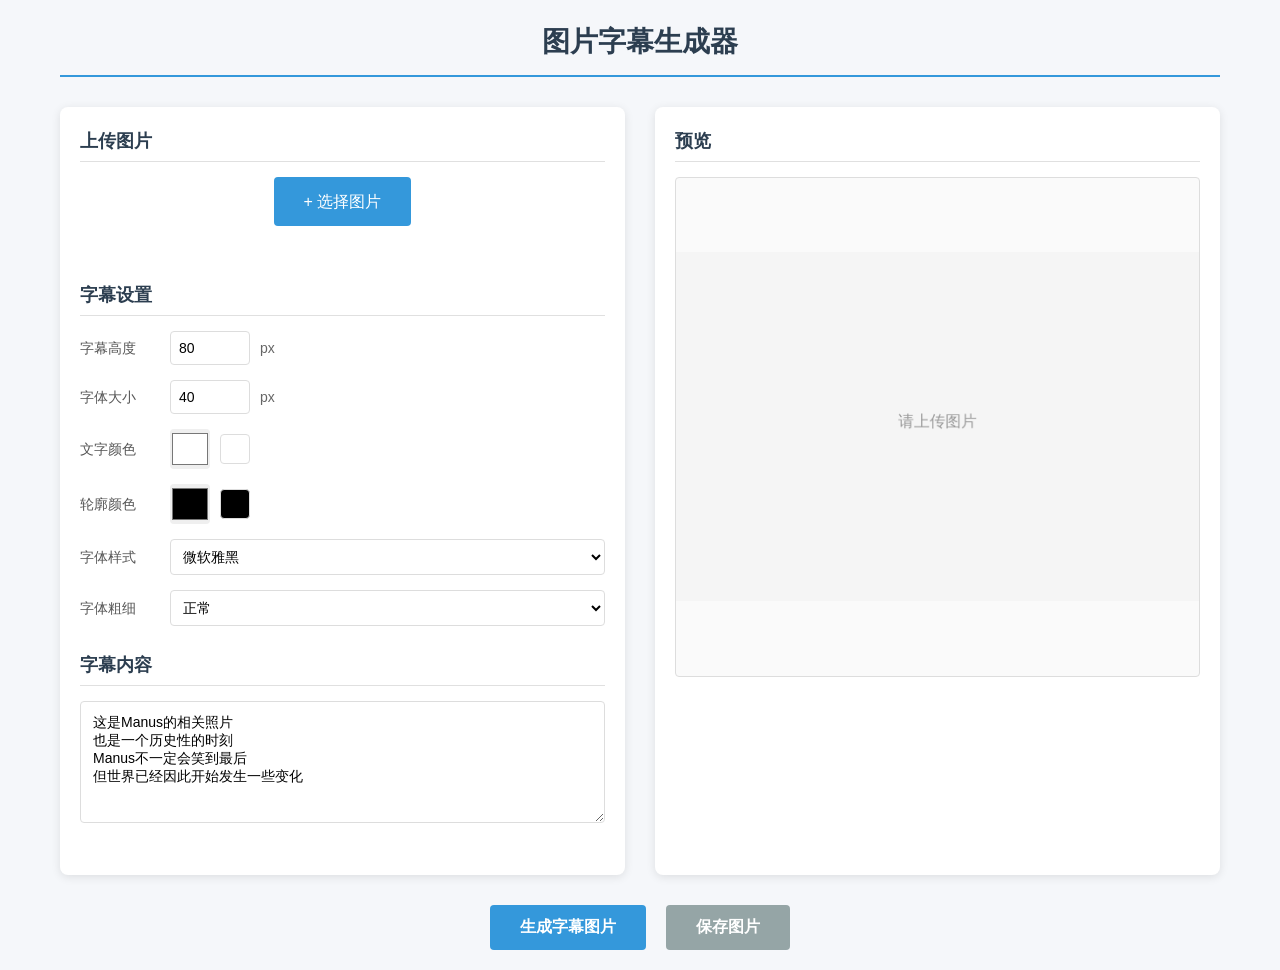
<file: index.html>
<!DOCTYPE html>
<html lang="zh-CN">
<head>
    <meta charset="UTF-8">
    <meta name="viewport" content="width=device-width, initial-scale=1.0">
    <title>图片字幕生成器</title>
    <link rel="stylesheet" href="style.css">
</head>
<body>
    <div class="container">
        <h1 class="title">图片字幕生成器</h1>
        
        <div class="main-content">
            <!-- 左侧控制面板 -->
            <div class="control-panel">
                <!-- 上传图片 -->
                <div class="section">
                    <h2 class="section-title">上传图片</h2>
                    <div class="upload-area">
                        <label for="file-upload" class="upload-btn">+ 选择图片</label>
                        <input type="file" id="file-upload" accept="image/*" style="display: none;">
                        <div id="file-name" class="file-name"></div>
                    </div>
                </div>
                
                <!-- 字幕设置 -->
                <div class="section">
                    <h2 class="section-title">字幕设置</h2>
                    <div class="settings">
                        <div class="setting-row">
                            <label for="subtitle-height">字幕高度</label>
                            <input type="number" id="subtitle-height" value="80" min="10" max="200">
                            <span class="unit">px</span>
                        </div>
                        
                        <div class="setting-row">
                            <label for="font-size">字体大小</label>
                            <input type="number" id="font-size" value="40" min="10" max="100">
                            <span class="unit">px</span>
                        </div>
                        
                        <div class="setting-row">
                            <label for="text-color">文字颜色</label>
                            <div class="color-picker">
                                <input type="color" id="text-color" value="#FFFFFF">
                                <div class="color-preview" id="text-color-preview" style="background-color: #FFFFFF;"></div>
                            </div>
                        </div>
                        
                        <div class="setting-row">
                            <label for="outline-color">轮廓颜色</label>
                            <div class="color-picker">
                                <input type="color" id="outline-color" value="#000000">
                                <div class="color-preview" id="outline-color-preview" style="background-color: #000000;"></div>
                            </div>
                        </div>
                        
                        <div class="setting-row">
                            <label for="font-family">字体样式</label>
                            <select id="font-family">
                                <option value="微软雅黑, Microsoft YaHei">微软雅黑</option>
                                <option value="宋体, SimSun">宋体</option>
                                <option value="黑体, SimHei">黑体</option>
                                <option value="Arial, sans-serif">Arial</option>
                                <option value="Times New Roman, serif">Times New Roman</option>
                            </select>
                        </div>
                        
                        <div class="setting-row">
                            <label for="font-weight">字体粗细</label>
                            <select id="font-weight">
                                <option value="normal">正常</option>
                                <option value="bold">粗体</option>
                                <option value="lighter">细体</option>
                                <option value="100">100</option>
                                <option value="200">200</option>
                                <option value="300">300</option>
                                <option value="400">400</option>
                                <option value="500">500</option>
                                <option value="600">600</option>
                                <option value="700">700</option>
                                <option value="800">800</option>
                                <option value="900">900</option>
                            </select>
                        </div>
                    </div>
                </div>
                
                <!-- 字幕内容 -->
                <div class="section">
                    <h2 class="section-title">字幕内容</h2>
                    <textarea id="subtitle-content" rows="6" placeholder="请输入字幕内容，每行显示为一条字幕">这是Manus的相关照片
也是一个历史性的时刻
Manus不一定会笑到最后
但世界已经因此开始发生一些变化</textarea>
                </div>
            </div>
            
            <!-- 右侧预览区域 -->
            <div class="preview-panel">
                <h2 class="section-title">预览</h2>
                <div class="preview-area">
                    <canvas id="preview-canvas"></canvas>
                </div>
            </div>
        </div>
        
        <!-- 底部操作按钮 -->
        <div class="actions">
            <button id="generate-btn" class="btn btn-primary">生成字幕图片</button>
            <button id="save-btn" class="btn btn-secondary">保存图片</button>
            <div id="success-message" class="success-message"></div>
        </div>
    </div>
    
    <script src="script.js"></script>
</body>
</html>
</file>
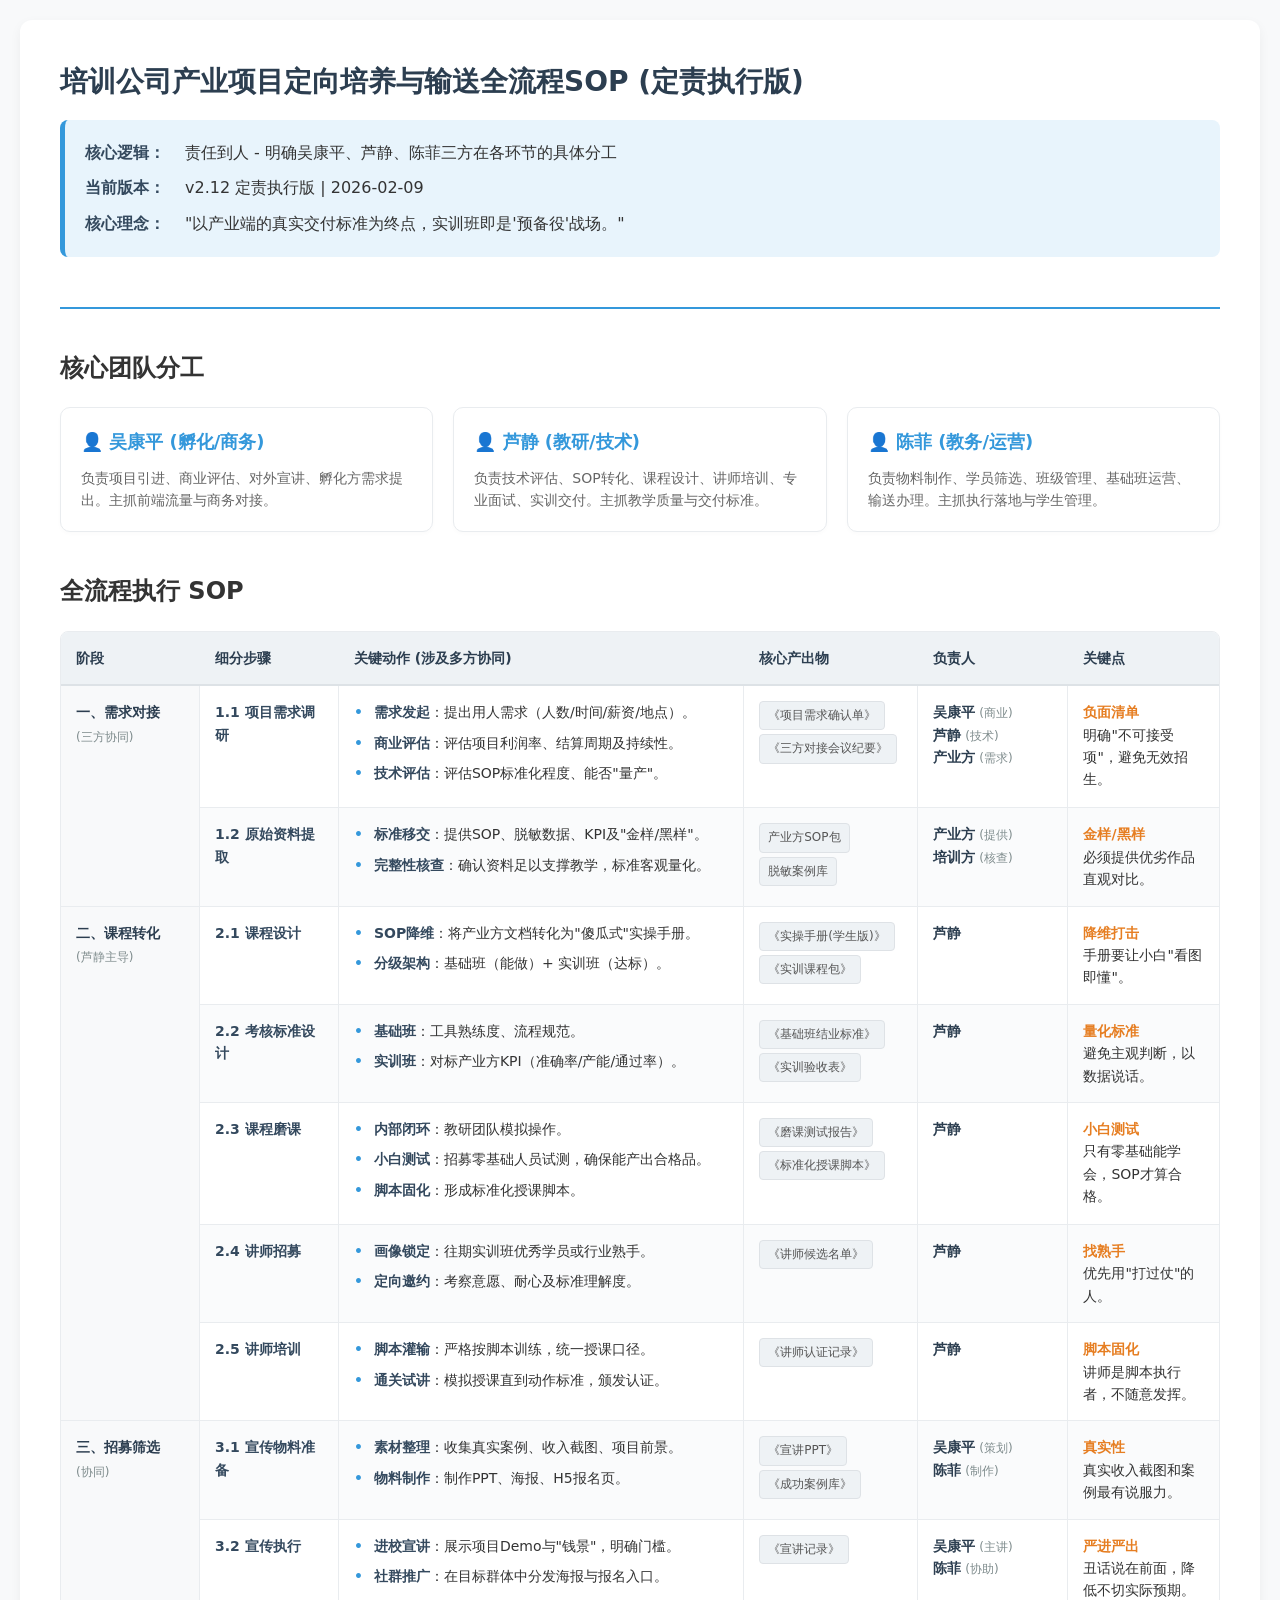
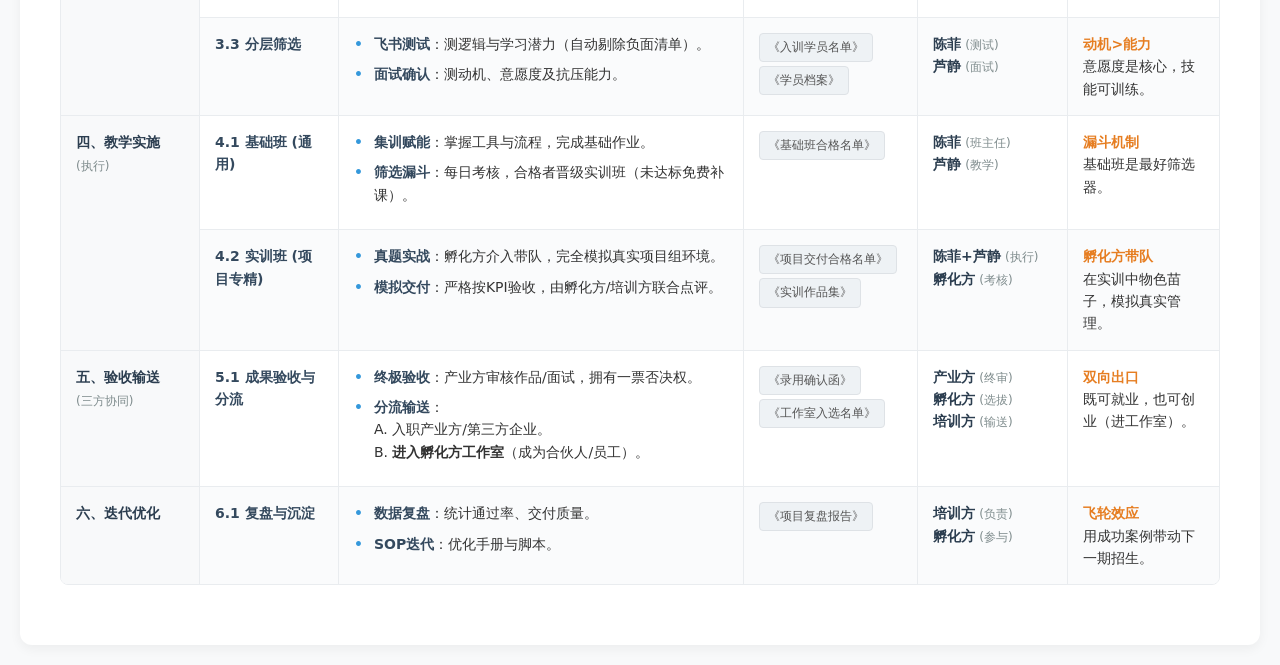
<file: peixun.html>
<!DOCTYPE html>
<html lang="zh-CN">
<head>
    <meta charset="UTF-8">
    <meta name="viewport" content="width=device-width, initial-scale=1.0">
    <title>培训公司产业项目定向培养与输送全流程SOP (定责执行版 v2.12)</title>
    <style>
        :root {
            --primary-color: #2c3e50;
            --secondary-color: #34495e;
            --accent-color: #3498db;
            --bg-color: #f8f9fa;
            --border-color: #e9ecef;
            --text-color: #333;
            --header-bg: #eef2f5;
            --success-color: #27ae60;
            --warning-color: #e67e22;
        }

        body {
            font-family: 'Segoe UI', system-ui, -apple-system, sans-serif;
            line-height: 1.6;
            color: var(--text-color);
            background-color: var(--bg-color);
            margin: 0;
            padding: 20px;
        }

        .container {
            max-width: 1400px;
            margin: 0 auto;
            background: white;
            padding: 40px;
            border-radius: 12px;
            box-shadow: 0 4px 12px rgba(0,0,0,0.05);
        }

        header {
            margin-bottom: 40px;
            border-bottom: 2px solid var(--accent-color);
            padding-bottom: 20px;
        }

        h1 {
            color: var(--primary-color);
            margin: 0 0 15px 0;
            font-size: 28px;
        }

        .meta-box {
            background-color: #e8f4fc;
            padding: 20px;
            border-radius: 8px;
            margin-bottom: 30px;
            border-left: 5px solid var(--accent-color);
            display: flex;
            flex-direction: column;
            gap: 10px;
        }

        .meta-item {
            display: flex;
            align-items: baseline;
        }

        .meta-label {
            font-weight: 700;
            min-width: 100px;
            color: var(--secondary-color);
        }

        .roles-grid {
            display: grid;
            grid-template-columns: repeat(auto-fit, minmax(300px, 1fr));
            gap: 20px;
            margin-bottom: 40px;
        }

        .role-card {
            background: #fff;
            padding: 20px;
            border-radius: 10px;
            border: 1px solid var(--border-color);
            box-shadow: 0 2px 4px rgba(0,0,0,0.02);
            transition: transform 0.2s;
        }

        .role-card:hover {
            transform: translateY(-2px);
            box-shadow: 0 4px 8px rgba(0,0,0,0.05);
        }

        .role-title {
            font-size: 18px;
            font-weight: 700;
            color: var(--accent-color);
            margin-bottom: 10px;
            display: flex;
            align-items: center;
        }

        .role-desc {
            font-size: 14px;
            color: #666;
            margin: 0;
        }

        table {
            width: 100%;
            border-collapse: separate;
            border-spacing: 0;
            margin: 20px 0;
            font-size: 14px;
            border: 1px solid var(--border-color);
            border-radius: 8px;
            overflow: hidden;
        }

        th, td {
            padding: 15px;
            border-bottom: 1px solid var(--border-color);
            text-align: left;
            vertical-align: top;
        }

        th {
            background-color: var(--header-bg);
            color: var(--primary-color);
            font-weight: 700;
            white-space: nowrap;
            border-bottom: 2px solid #dde2e6;
        }

        td {
            border-right: 1px solid var(--border-color);
        }

        td:last-child {
            border-right: none;
        }

        tr:last-child td {
            border-bottom: none;
        }

        tr:nth-child(even) {
            background-color: #fafbfc;
        }

        tr:hover {
            background-color: #f1f8ff;
        }

        .stage-cell {
            font-weight: 700;
            color: var(--primary-color);
            background-color: #f8f9fa;
            width: 120px;
        }

        .stage-sub {
            font-size: 12px;
            color: #7f8c8d;
            font-weight: normal;
            display: block;
            margin-top: 4px;
        }

        .step-cell {
            font-weight: 600;
            color: var(--secondary-color);
            width: 140px;
        }

        .action-list {
            list-style: none;
            padding: 0;
            margin: 0;
        }

        .action-item {
            margin-bottom: 8px;
            position: relative;
            padding-left: 20px;
        }

        .action-item::before {
            content: "•";
            position: absolute;
            left: 0;
            color: var(--accent-color);
            font-weight: bold;
        }

        .action-title {
            font-weight: 600;
            color: var(--secondary-color);
        }

        .doc-tag {
            display: inline-block;
            background: #eef2f5;
            padding: 4px 8px;
            border-radius: 4px;
            font-size: 12px;
            color: #555;
            margin-bottom: 4px;
            border: 1px solid #dee2e6;
        }

        .person-tag {
            font-weight: 700;
            color: var(--primary-color);
        }

        .role-desc-small {
            font-size: 12px;
            color: #7f8c8d;
        }

        .key-point {
            color: var(--warning-color);
            font-weight: 700;
        }

        @media (max-width: 1024px) {
            .container {
                padding: 20px;
            }
            table {
                display: block;
                overflow-x: auto;
            }
        }
    </style>
</head>
<body>
    <div class="container">
        <header>
            <h1>培训公司产业项目定向培养与输送全流程SOP (定责执行版)</h1>
            <div class="meta-box">
                <div class="meta-item">
                    <span class="meta-label">核心逻辑：</span>
                    <span>责任到人 - 明确吴康平、芦静、陈菲三方在各环节的具体分工</span>
                </div>
                <div class="meta-item">
                    <span class="meta-label">当前版本：</span>
                    <span>v2.12 定责执行版 | 2026-02-09</span>
                </div>
                <div class="meta-item">
                    <span class="meta-label">核心理念：</span>
                    <span>"以产业端的真实交付标准为终点，实训班即是'预备役'战场。"</span>
                </div>
            </div>
        </header>

        <h2>核心团队分工</h2>
        <div class="roles-grid">
            <div class="role-card">
                <div class="role-title">👤 吴康平 (孵化/商务)</div>
                <p class="role-desc">负责项目引进、商业评估、对外宣讲、孵化方需求提出。主抓前端流量与商务对接。</p>
            </div>
            <div class="role-card">
                <div class="role-title">👤 芦静 (教研/技术)</div>
                <p class="role-desc">负责技术评估、SOP转化、课程设计、讲师培训、专业面试、实训交付。主抓教学质量与交付标准。</p>
            </div>
            <div class="role-card">
                <div class="role-title">👤 陈菲 (教务/运营)</div>
                <p class="role-desc">负责物料制作、学员筛选、班级管理、基础班运营、输送办理。主抓执行落地与学生管理。</p>
            </div>
        </div>

        <h2>全流程执行 SOP</h2>
        <table>
            <thead>
                <tr>
                    <th width="12%">阶段</th>
                    <th width="12%">细分步骤</th>
                    <th width="35%">关键动作 (涉及多方协同)</th>
                    <th width="15%">核心产出物</th>
                    <th width="13%">负责人</th>
                    <th width="13%">关键点</th>
                </tr>
            </thead>
            <tbody>
                <!-- 阶段一 -->
                <tr>
                    <td rowspan="2" class="stage-cell">一、需求对接<span class="stage-sub">(三方协同)</span></td>
                    <td class="step-cell">1.1 项目需求调研</td>
                    <td>
                        <div class="action-list">
                            <div class="action-item"><span class="action-title">需求发起</span>：提出用人需求（人数/时间/薪资/地点）。</div>
                            <div class="action-item"><span class="action-title">商业评估</span>：评估项目利润率、结算周期及持续性。</div>
                            <div class="action-item"><span class="action-title">技术评估</span>：评估SOP标准化程度、能否"量产"。</div>
                        </div>
                    </td>
                    <td>
                        <span class="doc-tag">《项目需求确认单》</span><br>
                        <span class="doc-tag">《三方对接会议纪要》</span>
                    </td>
                    <td>
                        <span class="person-tag">吴康平</span> <span class="role-desc-small">(商业)</span><br>
                        <span class="person-tag">芦静</span> <span class="role-desc-small">(技术)</span><br>
                        <span class="person-tag">产业方</span> <span class="role-desc-small">(需求)</span>
                    </td>
                    <td><span class="key-point">负面清单</span><br>明确"不可接受项"，避免无效招生。</td>
                </tr>
                <tr>
                    <td class="step-cell">1.2 原始资料提取</td>
                    <td>
                        <div class="action-list">
                            <div class="action-item"><span class="action-title">标准移交</span>：提供SOP、脱敏数据、KPI及"金样/黑样"。</div>
                            <div class="action-item"><span class="action-title">完整性核查</span>：确认资料足以支撑教学，标准客观量化。</div>
                        </div>
                    </td>
                    <td>
                        <span class="doc-tag">产业方SOP包</span><br>
                        <span class="doc-tag">脱敏案例库</span>
                    </td>
                    <td>
                        <span class="person-tag">产业方</span> <span class="role-desc-small">(提供)</span><br>
                        <span class="person-tag">培训方</span> <span class="role-desc-small">(核查)</span>
                    </td>
                    <td><span class="key-point">金样/黑样</span><br>必须提供优劣作品直观对比。</td>
                </tr>

                <!-- 阶段二 -->
                <tr>
                    <td rowspan="5" class="stage-cell">二、课程转化<span class="stage-sub">(芦静主导)</span></td>
                    <td class="step-cell">2.1 课程设计</td>
                    <td>
                        <div class="action-list">
                            <div class="action-item"><span class="action-title">SOP降维</span>：将产业方文档转化为"傻瓜式"实操手册。</div>
                            <div class="action-item"><span class="action-title">分级架构</span>：基础班（能做）+ 实训班（达标）。</div>
                        </div>
                    </td>
                    <td>
                        <span class="doc-tag">《实操手册(学生版)》</span><br>
                        <span class="doc-tag">《实训课程包》</span>
                    </td>
                    <td><span class="person-tag">芦静</span></td>
                    <td><span class="key-point">降维打击</span><br>手册要让小白"看图即懂"。</td>
                </tr>
                <tr>
                    <td class="step-cell">2.2 考核标准设计</td>
                    <td>
                        <div class="action-list">
                            <div class="action-item"><span class="action-title">基础班</span>：工具熟练度、流程规范。</div>
                            <div class="action-item"><span class="action-title">实训班</span>：对标产业方KPI（准确率/产能/通过率）。</div>
                        </div>
                    </td>
                    <td>
                        <span class="doc-tag">《基础班结业标准》</span><br>
                        <span class="doc-tag">《实训验收表》</span>
                    </td>
                    <td><span class="person-tag">芦静</span></td>
                    <td><span class="key-point">量化标准</span><br>避免主观判断，以数据说话。</td>
                </tr>
                <tr>
                    <td class="step-cell">2.3 课程磨课</td>
                    <td>
                        <div class="action-list">
                            <div class="action-item"><span class="action-title">内部闭环</span>：教研团队模拟操作。</div>
                            <div class="action-item"><span class="action-title">小白测试</span>：招募零基础人员试测，确保能产出合格品。</div>
                            <div class="action-item"><span class="action-title">脚本固化</span>：形成标准化授课脚本。</div>
                        </div>
                    </td>
                    <td>
                        <span class="doc-tag">《磨课测试报告》</span><br>
                        <span class="doc-tag">《标准化授课脚本》</span>
                    </td>
                    <td><span class="person-tag">芦静</span></td>
                    <td><span class="key-point">小白测试</span><br>只有零基础能学会，SOP才算合格。</td>
                </tr>
                <tr>
                    <td class="step-cell">2.4 讲师招募</td>
                    <td>
                        <div class="action-list">
                            <div class="action-item"><span class="action-title">画像锁定</span>：往期实训班优秀学员或行业熟手。</div>
                            <div class="action-item"><span class="action-title">定向邀约</span>：考察意愿、耐心及标准理解度。</div>
                        </div>
                    </td>
                    <td><span class="doc-tag">《讲师候选名单》</span></td>
                    <td><span class="person-tag">芦静</span></td>
                    <td><span class="key-point">找熟手</span><br>优先用"打过仗"的人。</td>
                </tr>
                <tr>
                    <td class="step-cell">2.5 讲师培训</td>
                    <td>
                        <div class="action-list">
                            <div class="action-item"><span class="action-title">脚本灌输</span>：严格按脚本训练，统一授课口径。</div>
                            <div class="action-item"><span class="action-title">通关试讲</span>：模拟授课直到动作标准，颁发认证。</div>
                        </div>
                    </td>
                    <td><span class="doc-tag">《讲师认证记录》</span></td>
                    <td><span class="person-tag">芦静</span></td>
                    <td><span class="key-point">脚本固化</span><br>讲师是脚本执行者，不随意发挥。</td>
                </tr>

                <!-- 阶段三 -->
                <tr>
                    <td rowspan="3" class="stage-cell">三、招募筛选<span class="stage-sub">(协同)</span></td>
                    <td class="step-cell">3.1 宣传物料准备</td>
                    <td>
                        <div class="action-list">
                            <div class="action-item"><span class="action-title">素材整理</span>：收集真实案例、收入截图、项目前景。</div>
                            <div class="action-item"><span class="action-title">物料制作</span>：制作PPT、海报、H5报名页。</div>
                        </div>
                    </td>
                    <td>
                        <span class="doc-tag">《宣讲PPT》</span><br>
                        <span class="doc-tag">《成功案例库》</span>
                    </td>
                    <td>
                        <span class="person-tag">吴康平</span> <span class="role-desc-small">(策划)</span><br>
                        <span class="person-tag">陈菲</span> <span class="role-desc-small">(制作)</span>
                    </td>
                    <td><span class="key-point">真实性</span><br>真实收入截图和案例最有说服力。</td>
                </tr>
                <tr>
                    <td class="step-cell">3.2 宣传执行</td>
                    <td>
                        <div class="action-list">
                            <div class="action-item"><span class="action-title">进校宣讲</span>：展示项目Demo与"钱景"，明确门槛。</div>
                            <div class="action-item"><span class="action-title">社群推广</span>：在目标群体中分发海报与报名入口。</div>
                        </div>
                    </td>
                    <td><span class="doc-tag">《宣讲记录》</span></td>
                    <td>
                        <span class="person-tag">吴康平</span> <span class="role-desc-small">(主讲)</span><br>
                        <span class="person-tag">陈菲</span> <span class="role-desc-small">(协助)</span>
                    </td>
                    <td><span class="key-point">严进严出</span><br>丑话说在前面，降低不切实际预期。</td>
                </tr>
                <tr>
                    <td class="step-cell">3.3 分层筛选</td>
                    <td>
                        <div class="action-list">
                            <div class="action-item"><span class="action-title">飞书测试</span>：测逻辑与学习潜力（自动剔除负面清单）。</div>
                            <div class="action-item"><span class="action-title">面试确认</span>：测动机、意愿度及抗压能力。</div>
                        </div>
                    </td>
                    <td>
                        <span class="doc-tag">《入训学员名单》</span><br>
                        <span class="doc-tag">《学员档案》</span>
                    </td>
                    <td>
                        <span class="person-tag">陈菲</span> <span class="role-desc-small">(测试)</span><br>
                        <span class="person-tag">芦静</span> <span class="role-desc-small">(面试)</span>
                    </td>
                    <td><span class="key-point">动机>能力</span><br>意愿度是核心，技能可训练。</td>
                </tr>

                <!-- 阶段四 -->
                <tr>
                    <td rowspan="2" class="stage-cell">四、教学实施<span class="stage-sub">(执行)</span></td>
                    <td class="step-cell">4.1 基础班 (通用)</td>
                    <td>
                        <div class="action-list">
                            <div class="action-item"><span class="action-title">集训赋能</span>：掌握工具与流程，完成基础作业。</div>
                            <div class="action-item"><span class="action-title">筛选漏斗</span>：每日考核，合格者晋级实训班（未达标免费补课）。</div>
                        </div>
                    </td>
                    <td><span class="doc-tag">《基础班合格名单》</span></td>
                    <td>
                        <span class="person-tag">陈菲</span> <span class="role-desc-small">(班主任)</span><br>
                        <span class="person-tag">芦静</span> <span class="role-desc-small">(教学)</span>
                    </td>
                    <td><span class="key-point">漏斗机制</span><br>基础班是最好筛选器。</td>
                </tr>
                <tr>
                    <td class="step-cell">4.2 实训班 (项目专精)</td>
                    <td>
                        <div class="action-list">
                            <div class="action-item"><span class="action-title">真题实战</span>：孵化方介入带队，完全模拟真实项目组环境。</div>
                            <div class="action-item"><span class="action-title">模拟交付</span>：严格按KPI验收，由孵化方/培训方联合点评。</div>
                        </div>
                    </td>
                    <td>
                        <span class="doc-tag">《项目交付合格名单》</span><br>
                        <span class="doc-tag">《实训作品集》</span>
                    </td>
                    <td>
                        <span class="person-tag">陈菲+芦静</span> <span class="role-desc-small">(执行)</span><br>
                        <span class="person-tag">孵化方</span> <span class="role-desc-small">(考核)</span>
                    </td>
                    <td><span class="key-point">孵化方带队</span><br>在实训中物色苗子，模拟真实管理。</td>
                </tr>

                <!-- 阶段五 -->
                <tr>
                    <td class="stage-cell">五、验收输送<span class="stage-sub">(三方协同)</span></td>
                    <td class="step-cell">5.1 成果验收与分流</td>
                    <td>
                        <div class="action-list">
                            <div class="action-item"><span class="action-title">终极验收</span>：产业方审核作品/面试，拥有一票否决权。</div>
                            <div class="action-item"><span class="action-title">分流输送</span>：<br>A. 入职产业方/第三方企业。<br>B. <strong>进入孵化方工作室</strong>（成为合伙人/员工）。</div>
                        </div>
                    </td>
                    <td>
                        <span class="doc-tag">《录用确认函》</span><br>
                        <span class="doc-tag">《工作室入选名单》</span>
                    </td>
                    <td>
                        <span class="person-tag">产业方</span> <span class="role-desc-small">(终审)</span><br>
                        <span class="person-tag">孵化方</span> <span class="role-desc-small">(选拔)</span><br>
                        <span class="person-tag">培训方</span> <span class="role-desc-small">(输送)</span>
                    </td>
                    <td><span class="key-point">双向出口</span><br>既可就业，也可创业（进工作室）。</td>
                </tr>

                <!-- 阶段六 -->
                <tr>
                    <td class="stage-cell">六、迭代优化</td>
                    <td class="step-cell">6.1 复盘与沉淀</td>
                    <td>
                        <div class="action-list">
                            <div class="action-item"><span class="action-title">数据复盘</span>：统计通过率、交付质量。</div>
                            <div class="action-item"><span class="action-title">SOP迭代</span>：优化手册与脚本。</div>
                        </div>
                    </td>
                    <td><span class="doc-tag">《项目复盘报告》</span></td>
                    <td>
                        <span class="person-tag">培训方</span> <span class="role-desc-small">(负责)</span><br>
                        <span class="person-tag">孵化方</span> <span class="role-desc-small">(参与)</span>
                    </td>
                    <td><span class="key-point">飞轮效应</span><br>用成功案例带动下一期招生。</td>
                </tr>
            </tbody>
        </table>
    </div>
</body>
</html>
</file>
<file: style.css>
* {
    margin: 0;
    padding: 0;
    box-sizing: border-box;
}

body {
    font-family: '微软雅黑', Microsoft YaHei, Arial, sans-serif;
    background-color: #f5f7fa;
    color: #333;
    line-height: 1.6;
}

.container {
    max-width: 1200px;
    margin: 0 auto;
    padding: 20px;
}

.title {
    text-align: center;
    font-size: 28px;
    margin-bottom: 30px;
    color: #2c3e50;
    padding-bottom: 10px;
    border-bottom: 2px solid #3498db;
}

.main-content {
    display: flex;
    gap: 30px;
    margin-bottom: 30px;
}

/* 左侧控制面板 */
.control-panel {
    flex: 1;
    background-color: #fff;
    border-radius: 8px;
    padding: 20px;
    box-shadow: 0 2px 10px rgba(0, 0, 0, 0.1);
}

/* 右侧预览面板 */
.preview-panel {
    flex: 1;
    background-color: #fff;
    border-radius: 8px;
    padding: 20px;
    box-shadow: 0 2px 10px rgba(0, 0, 0, 0.1);
}

.section {
    margin-bottom: 25px;
}

.section-title {
    font-size: 18px;
    margin-bottom: 15px;
    color: #2c3e50;
    font-weight: 600;
    padding-bottom: 5px;
    border-bottom: 1px solid #e0e0e0;
}

/* 上传区域 */
.upload-area {
    text-align: center;
}

.upload-btn {
    display: inline-block;
    padding: 12px 30px;
    background-color: #3498db;
    color: #fff;
    border-radius: 4px;
    cursor: pointer;
    font-size: 16px;
    transition: background-color 0.3s;
    margin-bottom: 10px;
}

.upload-btn:hover {
    background-color: #2980b9;
}

.file-name {
    font-size: 14px;
    color: #666;
    min-height: 20px;
}

/* 设置区域 */
.settings {
    display: flex;
    flex-direction: column;
    gap: 15px;
}

.setting-row {
    display: flex;
    align-items: center;
    gap: 10px;
}

.setting-row label {
    min-width: 80px;
    font-size: 14px;
    color: #555;
}

.setting-row input[type="number"] {
    width: 80px;
    padding: 8px;
    border: 1px solid #ddd;
    border-radius: 4px;
    font-size: 14px;
}

.unit {
    font-size: 14px;
    color: #666;
}

/* 颜色选择器 */
.color-picker {
    display: flex;
    align-items: center;
    gap: 10px;
}

.color-picker input[type="color"] {
    width: 40px;
    height: 40px;
    border: none;
    border-radius: 4px;
    cursor: pointer;
    padding: 0;
}

.color-preview {
    width: 30px;
    height: 30px;
    border-radius: 4px;
    border: 1px solid #ddd;
}

/* 下拉选择器 */
.setting-row select {
    flex: 1;
    padding: 8px;
    border: 1px solid #ddd;
    border-radius: 4px;
    font-size: 14px;
    background-color: #fff;
    cursor: pointer;
}

/* 字幕内容 */
#subtitle-content {
    width: 100%;
    padding: 12px;
    border: 1px solid #ddd;
    border-radius: 4px;
    font-size: 14px;
    resize: vertical;
    font-family: inherit;
}

/* 预览区域 */
.preview-area {
    width: 100%;
    height: 500px;
    background-color: #fafafa;
    border: 1px solid #ddd;
    border-radius: 4px;
    display: flex;
    align-items: center;
    justify-content: center;
    overflow: hidden;
}

#preview-canvas {
    max-width: 100%;
    max-height: 100%;
    background-color: #fff;
}

/* 操作按钮 */
.actions {
    display: flex;
    gap: 20px;
    align-items: center;
    justify-content: center;
    margin-top: 30px;
}

.btn {
    padding: 12px 30px;
    border: none;
    border-radius: 4px;
    font-size: 16px;
    cursor: pointer;
    transition: all 0.3s;
    font-weight: 600;
}

.btn-primary {
    background-color: #3498db;
    color: #fff;
}

.btn-primary:hover {
    background-color: #2980b9;
}

.btn-secondary {
    background-color: #95a5a6;
    color: #fff;
}

.btn-secondary:hover {
    background-color: #7f8c8d;
}

/* 成功消息 */
.success-message {
    color: #27ae60;
    font-weight: 600;
    background-color: #d4edda;
    padding: 12px 20px;
    border-radius: 4px;
    display: none;
}

/* 响应式设计 */
@media (max-width: 768px) {
    .main-content {
        flex-direction: column;
    }
    
    .control-panel,
    .preview-panel {
        width: 100%;
    }
    
    .preview-area {
        height: 400px;
    }
    
    .actions {
        flex-direction: column;
        gap: 10px;
    }
    
    .btn {
        width: 100%;
        max-width: 300px;
    }
}

@media (max-width: 480px) {
    .container {
        padding: 10px;
    }
    
    .title {
        font-size: 24px;
    }
    
    .setting-row {
        flex-direction: column;
        align-items: stretch;
        gap: 5px;
    }
    
    .setting-row label {
        min-width: auto;
    }
    
    .setting-row input[type="number"] {
        width: 100%;
    }
    
    .color-picker {
        justify-content: space-between;
    }
}
</file>
